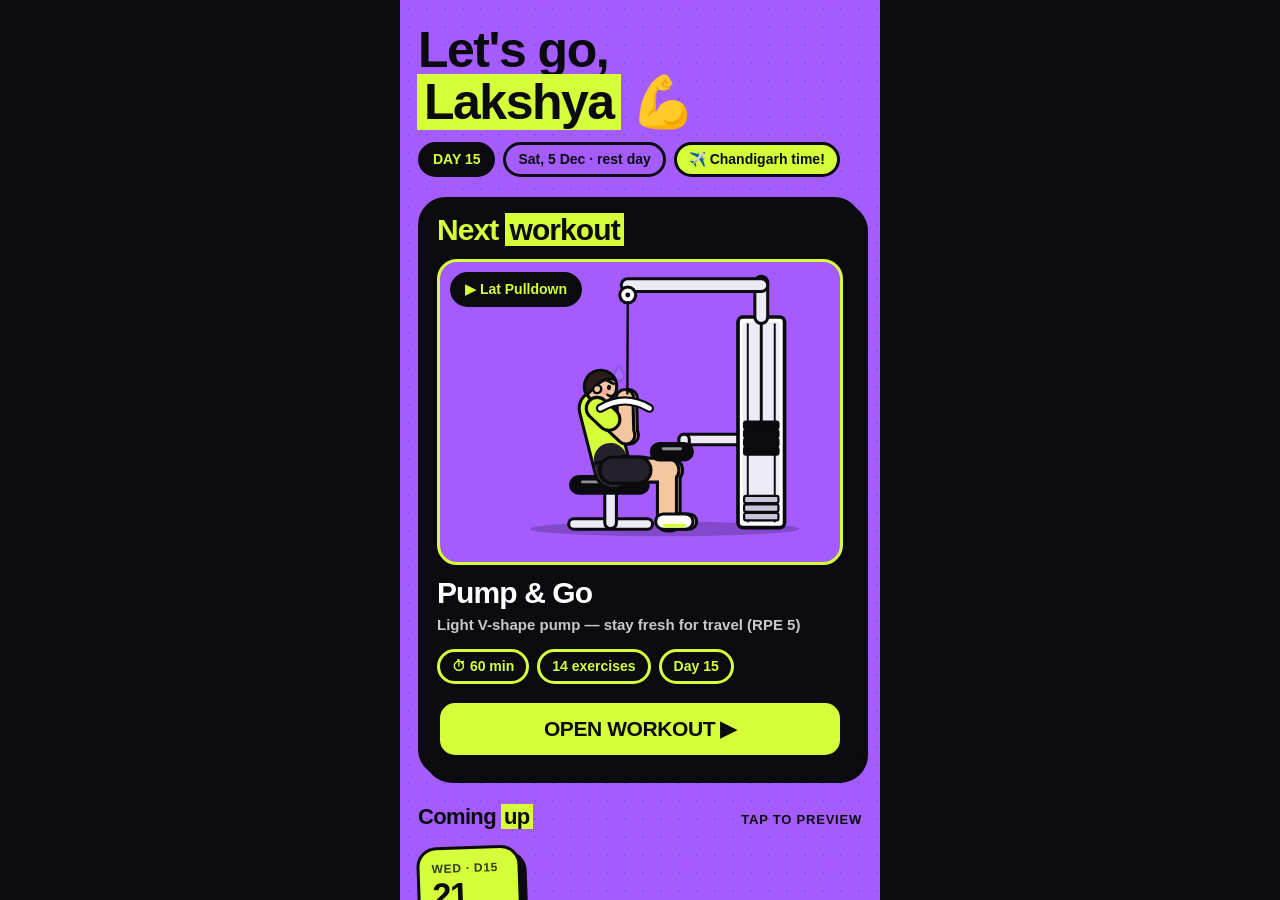
<file: index.html>
<!doctype html>
<html lang="en">
<head>
<meta charset="utf-8">
<meta name="viewport" content="width=device-width,initial-scale=1,viewport-fit=cover">
<meta name="theme-color" content="#A45CFF">
<meta name="color-scheme" content="light">
<meta name="apple-mobile-web-app-capable" content="yes">
<meta name="mobile-web-app-capable" content="yes">
<meta name="apple-mobile-web-app-status-bar-style" content="default">
<meta name="apple-mobile-web-app-title" content="Gym Buddy">
<title>My Gym Buddy</title>
<link rel="manifest" href="manifest.webmanifest">
<link rel="icon" href="icon.svg" type="image/svg+xml">
<link rel="apple-touch-icon" href="icon-180.png">
<link rel="stylesheet" href="styles.css?v=5">
</head>
<body>
<div id="app">
  <section class="screen active" id="home"><div class="scroll" id="home-scroll"></div></section>
  <section class="screen" id="list"><div class="scroll" id="list-scroll"></div><footer class="dock" id="list-dock"></footer></section>
  <section class="screen" id="player">
    <header class="p-top" id="p-top"></header>
    <div class="p-viewport" id="p-viewport"></div>
    <footer class="dock p-dock" id="p-dock"></footer>
  </section>
  <section class="screen" id="done"><div class="confetti" id="confetti" aria-hidden="true"></div><div class="scroll" id="done-scroll"></div></section>
  <section class="screen" id="library"><div class="scroll" id="library-scroll"></div></section>
</div>
<script src="plan.js?v=5"></script>
<script src="figures.js?v=5"></script>
<script src="app.js?v=5"></script>
<script>
if ('serviceWorker' in navigator && location.protocol.indexOf('http') === 0) {
  navigator.serviceWorker.register('sw.js').catch(function () {});
}
</script>
</body>
</html>
</file>
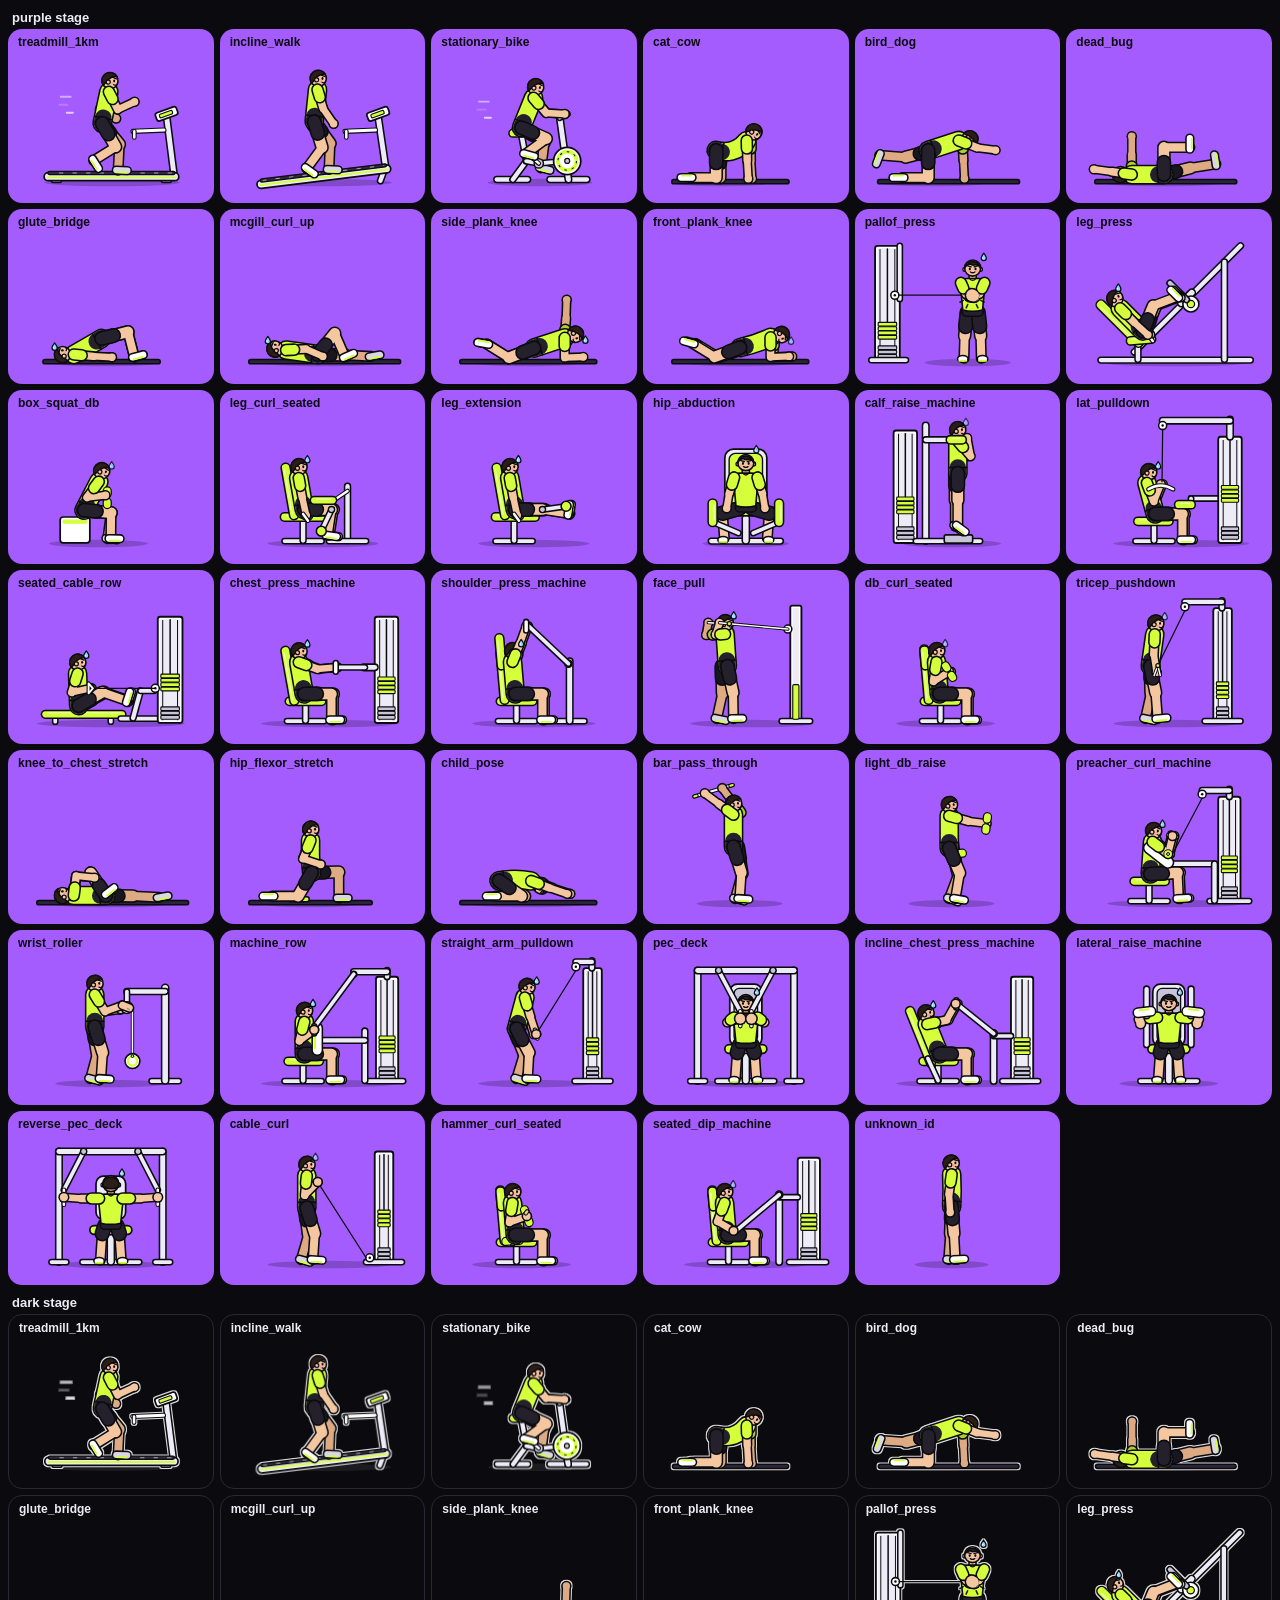
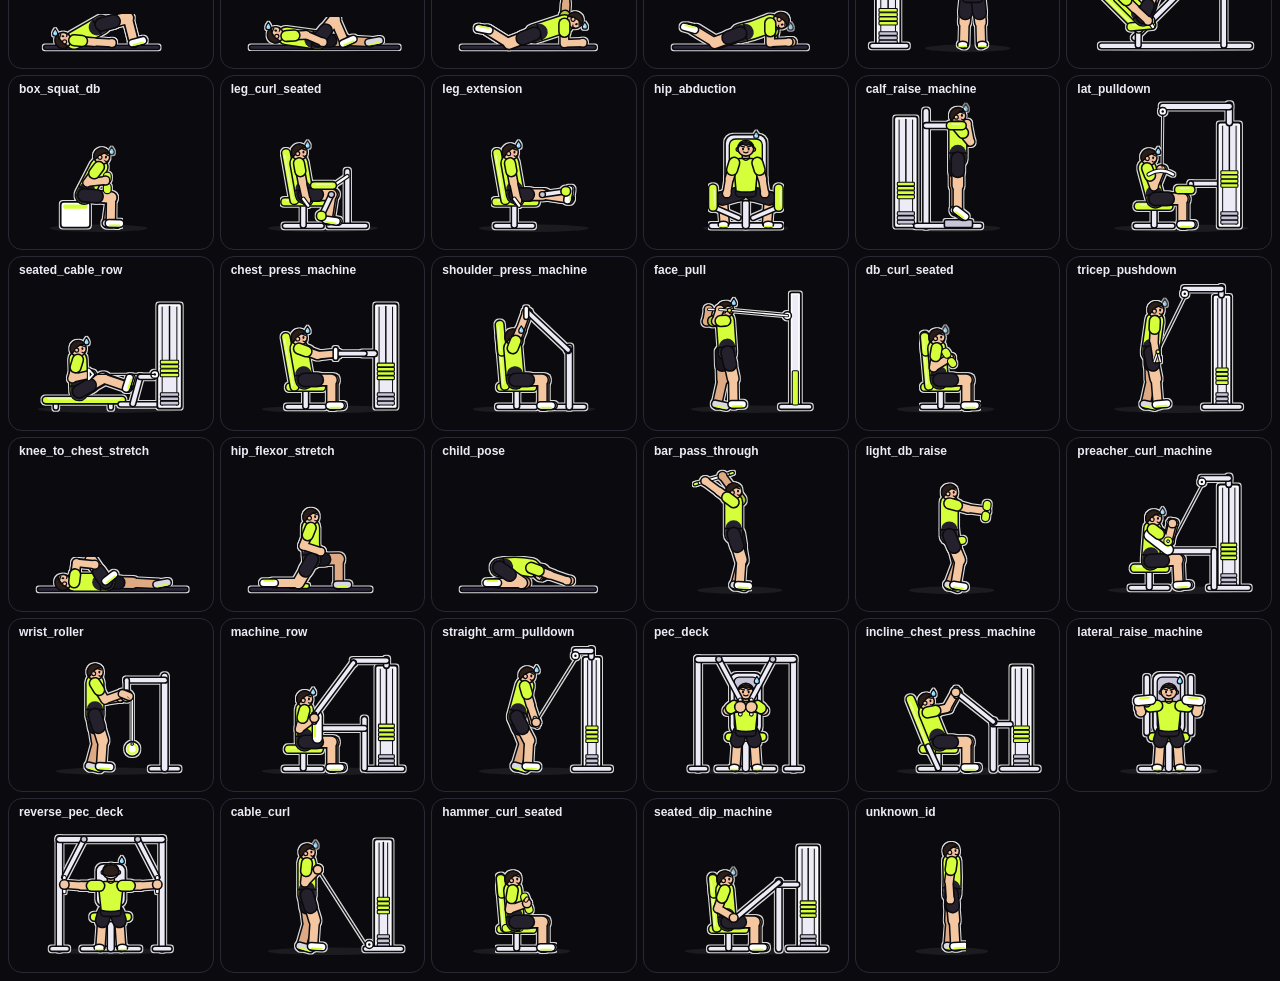
<file: figures-test.html>
<!doctype html><html><head><meta charset="utf-8"><title>Figures test</title>
<style>body{background:#0B0B0F;color:#EDEBF5;font:12px -apple-system,sans-serif;margin:8px}
h2{font-size:13px;margin:10px 4px 4px}.g{display:grid;grid-template-columns:repeat(6,1fr);gap:6px}
.c{border-radius:14px;padding:4px}.c b{display:block;padding:2px 6px}.p{background:#A45CFF;color:#0B0B0F}.d{background:#0B0B0F;border:1px solid #2a2833}</style></head>
<body><h2>purple stage</h2><div class="g" id="gp"></div><h2>dark stage</h2><div class="g" id="gd"></div><script src="figures.js"></script><script>
var ids=Figures.ids.concat(['unknown_id']);
[['gp','p','purple'],['gd','d','dark']].forEach(function(s){ids.forEach(function(id){var c=document.createElement('div');c.className='c '+s[1];c.innerHTML='<b>'+id+'</b>';var m=document.createElement('div');c.appendChild(m);document.getElementById(s[0]).appendChild(c);Figures.mount(m,id,{stage:s[2]});});});
</script></body></html>
</file>
<file: styles.css>
/* My Gym Buddy — 3 colours only: neon purple, black, neon green. Bold sticker look. */
:root {
  --p: #A45CFF;      /* neon purple */
  --k: #0B0B0F;      /* black */
  --g: #D4FF3A;      /* neon green */
  --w: #FFFFFF;      /* sparingly */
  --b: 3px solid var(--k);
  --sh: 4px 4px 0 var(--k);
  --sh-lg: 6px 6px 0 var(--k);
  --r: 22px;
  --font: "SF Pro Display", -apple-system, BlinkMacSystemFont, "Helvetica Neue", "Inter", "Arial Black", sans-serif;
  --st: env(safe-area-inset-top, 0px);
  --sb: env(safe-area-inset-bottom, 0px);
}
* { box-sizing: border-box; margin: 0; padding: 0; -webkit-tap-highlight-color: transparent; }
html, body { height: 100%; background: var(--k); }
body {
  font-family: var(--font); color: var(--k); font-weight: 700;
  -webkit-font-smoothing: antialiased; overscroll-behavior: none;
  -webkit-text-size-adjust: 100%; touch-action: manipulation;
}
button { font: inherit; color: inherit; background: none; border: 0; cursor: pointer; touch-action: manipulation; text-align: inherit; }
#app {
  position: relative; max-width: 480px; height: 100vh; height: 100dvh; margin: 0 auto; overflow: hidden;
  background: var(--p);
  background-image: radial-gradient(rgba(11, 11, 15, .13) 1.4px, transparent 1.6px);
  background-size: 18px 18px;
}

/* ---------- type ---------- */
.h1, .h2, .h3, .eyebrow, .num { font-weight: 900; letter-spacing: -0.03em; line-height: .95; }
.h1 { font-size: 46px; }
.h2 { font-size: 32px; }
.h3 { font-size: 22px; }
.eyebrow { font-size: 13px; letter-spacing: .06em; text-transform: uppercase; }
.mk { background: var(--g); color: var(--k); padding: 0 .14em; margin: 0 -.02em; -webkit-box-decoration-break: clone; box-decoration-break: clone; }
.mk-k { background: var(--k); color: var(--g); padding: 0 .14em; -webkit-box-decoration-break: clone; box-decoration-break: clone; }

/* ---------- screens ---------- */
.screen { position: absolute; inset: 0; display: none; flex-direction: column; }
.screen.active { display: flex; animation: screenIn .32s cubic-bezier(.2, .9, .3, 1.2); }
@keyframes screenIn { from { opacity: 0; transform: translateY(14px); } to { opacity: 1; transform: none; } }
.scroll { flex: 1; overflow-y: auto; -webkit-overflow-scrolling: touch; padding: calc(var(--st) + 18px) 18px calc(var(--sb) + 28px); }
#list .scroll { padding-bottom: calc(var(--sb) + 120px); }

/* ---------- shared bits ---------- */
.card { border: var(--b); border-radius: var(--r); box-shadow: var(--sh); background: var(--p); }
.card.dark { background: var(--k); color: var(--w); }
.card.green { background: var(--g); }
.pop { animation: pop .45s cubic-bezier(.2, .9, .3, 1.35) both; animation-delay: calc(var(--i, 0) * 45ms); }
@keyframes pop { from { opacity: 0; transform: translateY(16px) scale(.94); } to { opacity: 1; transform: none; } }
.press { transition: transform .08s, box-shadow .08s; }
.press:active { transform: translate(3px, 3px); box-shadow: 1px 1px 0 var(--k); }
.btn {
  display: flex; align-items: center; justify-content: center; gap: 10px; min-height: 62px; padding: 0 22px;
  border: var(--b); border-radius: 18px; box-shadow: var(--sh); background: var(--g); color: var(--k);
  font-weight: 900; font-size: 21px; letter-spacing: -0.02em; text-transform: uppercase;
}
.btn.dark { background: var(--k); color: var(--g); }
.btn.ghost { background: var(--p); color: var(--k); }
.btn[disabled] { opacity: .35; pointer-events: none; }
.back-btn {
  width: 48px; height: 48px; flex: none; border: var(--b); border-radius: 15px; background: var(--g);
  box-shadow: 3px 3px 0 var(--k); font-size: 24px; font-weight: 900; display: grid; place-items: center;
}
.chip {
  display: inline-flex; align-items: center; gap: 6px; padding: 7px 12px; border: var(--b); border-radius: 999px;
  font-weight: 800; font-size: 14px; background: var(--p); line-height: 1.1;
}
.chip.dark { background: var(--k); color: var(--g); }
.chip.green { background: var(--g); }
.topbar { display: flex; align-items: center; gap: 14px; margin-bottom: 18px; }
.topbar .eyebrow { opacity: .75; }
.dock {
  position: absolute; left: 0; right: 0; bottom: 0; padding: 14px 18px calc(var(--sb) + 16px);
  background: linear-gradient(to top, var(--p) 70%, rgba(164, 92, 255, 0));
}
.dock .btn { width: 100%; }

/* ---------- HOME ---------- */
.hello { margin: 6px 0 14px; }
.hello .h1 { font-size: 50px; line-height: 1.04; }
.h-meta { display: flex; flex-wrap: wrap; gap: 8px; margin-bottom: 20px; }
.wiggle { display: inline-block; animation: wiggle 2.4s ease-in-out infinite; transform-origin: 70% 80%; }
@keyframes wiggle { 0%, 60%, 100% { transform: rotate(0); } 70% { transform: rotate(-14deg); } 80% { transform: rotate(10deg); } 90% { transform: rotate(-6deg); } }

.hero {
  display: block; width: 100%; padding: 16px; border: var(--b); border-radius: 28px; background: var(--k); color: var(--w);
  box-shadow: var(--sh-lg); animation: float 5s ease-in-out infinite;
}
.hero:active { animation: none; transform: translate(4px, 4px); box-shadow: 2px 2px 0 var(--k); }
@keyframes float { 0%, 100% { transform: translateY(0) rotate(-.5deg); } 50% { transform: translateY(-6px) rotate(.5deg); } }
.hero-label { color: var(--g); font-size: 30px; }
.hero-label .mk { font-size: 30px; }
.hero-stage { margin: 14px 0; border: 3px solid var(--g); border-radius: 20px; background: var(--p); overflow: hidden; position: relative; }
.hero-stage .fig { padding: 6px 4px 0; }
.hero-stage .now { position: absolute; left: 10px; top: 10px; }
.hero h2 { font-size: 30px; color: var(--w); }
.hero p { margin-top: 8px; font-size: 15px; font-weight: 600; color: rgba(255, 255, 255, .78); line-height: 1.3; }
.hero-stats { display: flex; gap: 8px; margin-top: 14px; flex-wrap: wrap; }
.hero-stats .chip { border-color: var(--g); background: transparent; color: var(--g); }
.hero-go { margin-top: 16px; min-height: 58px; }

.sec-h { display: flex; align-items: baseline; justify-content: space-between; margin: 30px 0 12px; }
.strip { display: flex; gap: 12px; overflow-x: auto; margin: 0 -18px; padding: 10px 18px 14px; position: relative; scroll-snap-type: x proximity; scroll-padding: 0 18px; scrollbar-width: none; }
.strip::-webkit-scrollbar { display: none; }
.daychip {
  flex: none; width: 104px; padding: 12px 12px 14px; scroll-snap-align: start; border: var(--b); border-radius: 20px;
  box-shadow: var(--sh); background: var(--p); text-align: left;
}
.daychip:nth-child(3n+2) { background: var(--k); color: var(--w); }
.daychip:nth-child(3n+2) .dc-num { color: var(--g); }
.daychip.sel { background: var(--g); color: var(--k); transform: translateY(-4px) rotate(-2deg); box-shadow: var(--sh-lg); }
.daychip.sel .dc-num { color: var(--k); }
.dc-wd { font-size: 12px; font-weight: 900; letter-spacing: .06em; text-transform: uppercase; opacity: .8; }
.dc-num { font-size: 34px; font-weight: 900; letter-spacing: -0.04em; line-height: 1; margin: 2px 0 6px; }
.dc-t { font-size: 13px; font-weight: 800; line-height: 1.15; }
.dc-today { display: inline-block; margin-top: 8px; padding: 2px 7px; border-radius: 6px; background: var(--k); color: var(--g); font-size: 11px; font-weight: 900; letter-spacing: .05em; }

.tip { position: relative; margin-top: 28px; padding: 20px 18px 18px; transform: rotate(-1.2deg); background: var(--g); }
.tip .sticker {
  position: absolute; top: -16px; right: 16px; padding: 5px 12px; border: var(--b); border-radius: 999px; background: var(--k);
  color: var(--g); font-weight: 900; font-size: 13px; letter-spacing: .05em; transform: rotate(4deg);
}
.tip p { font-size: 17px; font-weight: 800; line-height: 1.3; }

.lib-entry { display: flex; align-items: center; gap: 14px; width: 100%; margin-top: 22px; padding: 16px; }
.lib-entry .tile { width: 64px; height: 64px; flex: none; border: var(--b); border-radius: 16px; background: var(--g); display: grid; place-items: center; font-size: 32px; }
.lib-entry .t { flex: 1; }
.lib-entry .t small { display: block; margin-top: 4px; font-size: 14px; font-weight: 700; color: rgba(255, 255, 255, .75); letter-spacing: 0; }
.lib-entry .arrow { font-size: 28px; font-weight: 900; color: var(--g); }

/* ---------- LIST ---------- */
.list-head { margin-bottom: 8px; }
.list-head .h1 { font-size: 40px; }
.list-head p { margin-top: 10px; font-size: 16px; font-weight: 700; line-height: 1.3; }
.list-head .h-meta { margin: 14px 0 0; }
.block-h { display: flex; align-items: center; gap: 10px; margin: 30px 0 12px; }
.block-h .bn { font-size: 28px; }
.block-h .bm { margin-left: auto; }
.block-h .bidx { width: 34px; height: 34px; border-radius: 10px; background: var(--k); color: var(--g); display: grid; place-items: center; font-weight: 900; font-size: 17px; }
.ex-card { display: flex; align-items: center; gap: 12px; width: 100%; padding: 10px 12px 10px 10px; margin-bottom: 12px; }
.ex-card.dark .ex-eq { color: rgba(255, 255, 255, .7); }
.ex-tile { width: 62px; height: 62px; flex: none; border: var(--b); border-radius: 15px; background: var(--k); display: grid; place-items: center; font-size: 30px; }
.ex-card.dark .ex-tile { background: var(--p); border-color: var(--p); }
.ex-mid { flex: 1; min-width: 0; }
.ex-name { font-size: 18px; font-weight: 900; letter-spacing: -0.02em; line-height: 1.05; }
.ex-eq { margin-top: 4px; font-size: 13px; font-weight: 700; opacity: .8; white-space: nowrap; overflow: hidden; text-overflow: ellipsis; }
.ex-sr { flex: none; padding: 6px 9px; border: var(--b); border-radius: 12px; background: var(--g); color: var(--k); font-size: 19px; font-weight: 900; letter-spacing: -0.03em; white-space: nowrap; }

/* ---------- PLAYER ---------- */
#player { background: transparent; }
.p-top { display: flex; align-items: center; gap: 10px; padding: calc(var(--st) + 12px) 16px 10px; z-index: 2; }
.p-count { padding: 8px 14px; border: var(--b); border-radius: 999px; background: var(--k); color: var(--g); font-weight: 900; font-size: 17px; letter-spacing: -0.02em; }
.p-block { margin-left: auto; }
.p-bar { display: flex; gap: 3px; padding: 0 16px 8px; }
.p-bar i { flex: 1; height: 6px; border-radius: 3px; background: rgba(11, 11, 15, .25); }
.p-bar i.on { background: var(--k); }
.p-bar i.cur { background: var(--g); outline: 2px solid var(--k); }
.p-viewport { position: relative; flex: 1; overflow: hidden; }
.p-card { position: absolute; inset: 0; overflow-y: auto; -webkit-overflow-scrolling: touch; padding: 4px 16px calc(var(--sb) + 112px); }
.p-card.in-r { animation: inR .34s cubic-bezier(.2, .9, .3, 1.1) both; }
.p-card.in-l { animation: inL .34s cubic-bezier(.2, .9, .3, 1.1) both; }
.p-card.out-l { animation: outL .3s ease-in both; pointer-events: none; }
.p-card.out-r { animation: outR .3s ease-in both; pointer-events: none; }
@keyframes inR { from { transform: translateX(105%) rotate(4deg); } to { transform: none; } }
@keyframes inL { from { transform: translateX(-105%) rotate(-4deg); } to { transform: none; } }
@keyframes outL { to { transform: translateX(-105%) rotate(-4deg); opacity: .4; } }
@keyframes outR { to { transform: translateX(105%) rotate(4deg); opacity: .4; } }
.stage { position: relative; border: var(--b); border-radius: 26px; box-shadow: var(--sh-lg); overflow: hidden; background: var(--k); }
.stage.purple { background: var(--p); background-image: radial-gradient(rgba(11, 11, 15, .16) 1.4px, transparent 1.6px); background-size: 16px 16px; }
.stage .fig { padding: 8px 4px 0; }
.p-card .stage .fig { height: 214px; display: flex; justify-content: center; }
.p-card .stage .fig svg { height: 100% !important; width: auto !important; max-width: 100%; }
.stage .tag { position: absolute; left: 12px; top: 12px; }
.p-name { margin: 18px 0 12px; font-size: 38px; font-weight: 900; letter-spacing: -0.035em; line-height: .95; }
.badge {
  display: inline-flex; align-items: center; gap: 12px; padding: 12px 20px 12px 16px; border: var(--b); border-radius: 22px;
  background: var(--k); color: var(--g); box-shadow: var(--sh); transform: rotate(-1.5deg);
}
.badge .cell { display: flex; flex-direction: column; }
.badge b { font-size: 42px; font-weight: 900; letter-spacing: -0.05em; line-height: .9; }
.badge small { font-size: 14px; font-weight: 900; letter-spacing: .06em; color: var(--w); margin-top: 3px; }
.badge .x { font-size: 34px; font-weight: 900; color: var(--w); padding: 0 2px; }
.p-chips { display: flex; flex-wrap: wrap; gap: 8px; margin: 16px 0 0; }
.p-chips .chip { font-size: 13px; padding: 6px 11px; }
.p-chips .chip { max-width: 100%; }
.note { margin-top: 18px; padding: 14px 16px; border: var(--b); border-radius: 18px; border-style: dashed; font-size: 16px; font-weight: 800; line-height: 1.3; }
.note b { font-weight: 900; }
.cues { margin-top: 16px; padding: 18px 16px 8px; }
.cues .h3 { margin-bottom: 14px; color: var(--w); }
.cues ol { list-style: none; }
.cues li { display: flex; gap: 12px; align-items: flex-start; margin-bottom: 14px; font-size: 17px; font-weight: 700; line-height: 1.3; color: var(--w); }
.cues li::before {
  counter-increment: cue; content: counter(cue); flex: none; width: 30px; height: 30px; border-radius: 10px;
  background: var(--g); color: var(--k); display: grid; place-items: center; font-weight: 900; font-size: 16px; margin-top: -2px;
}
.cues ol { counter-reset: cue; }
.backsafe { margin-top: 18px; padding: 16px; background: var(--g); }
.backsafe .h3 { margin-bottom: 8px; font-size: 21px; }
.backsafe p { font-size: 16px; font-weight: 700; line-height: 1.32; }
.p-dock { display: flex; gap: 12px; }
.p-dock .prev { flex: 0 0 34%; padding: 0 10px; white-space: nowrap; }
.btn { white-space: nowrap; }
.p-dock .next { flex: 1; }
.swipe-hint { text-align: center; margin-top: 18px; font-size: 13px; font-weight: 800; opacity: .6; }

/* ---------- DONE ---------- */
#done .scroll { display: flex; flex-direction: column; justify-content: center; text-align: center; position: relative; z-index: 1; }
.trophy { font-size: 110px; line-height: 1; animation: bounce 1.1s cubic-bezier(.3, 1.6, .5, 1) infinite alternate; display: inline-block; }
@keyframes bounce { from { transform: translateY(0) scale(1); } to { transform: translateY(-22px) scale(1.06) rotate(6deg); } }
.done-title { margin-top: 18px; font-size: 62px; }
.done-sub { margin: 18px auto 0; max-width: 320px; font-size: 19px; font-weight: 800; line-height: 1.3; }
.done-next { margin: 26px 0 0; padding: 16px; text-align: left; }
.done-next .eyebrow { color: var(--g); }
.done-next .h3 { margin-top: 6px; color: var(--w); }
.done-btns { margin-top: 26px; display: grid; gap: 14px; }
.confetti { position: absolute; inset: 0; pointer-events: none; overflow: hidden; z-index: 0; }
.confetti i { position: absolute; top: -20px; width: 12px; height: 18px; border: 2px solid var(--k); border-radius: 3px; animation: fall linear infinite; }
@keyframes fall { to { transform: translateY(980px) rotate(720deg); } }

/* ---------- LIBRARY ---------- */
.lib-head .h1 { font-size: 44px; }
.lib-head p { margin-top: 10px; font-size: 16px; font-weight: 700; }
.grp-h { display: flex; align-items: center; gap: 10px; margin: 30px 0 12px; }
.grp-h .h2 { font-size: 30px; }
.grp-h .n { margin-left: auto; }
.grid { display: grid; grid-template-columns: 1fr 1fr; gap: 14px; }
.lib-card { display: flex; flex-direction: column; padding: 8px; text-align: left; }
.lib-card .stage { box-shadow: none; border-radius: 16px; }
.lib-card .fig { padding: 4px 0 0; min-height: 110px; }
.lib-card .ln { margin: 10px 4px 2px; font-size: 16px; font-weight: 900; letter-spacing: -0.02em; line-height: 1.05; }
.lib-card .le { margin: 2px 4px 4px; font-size: 12px; font-weight: 700; opacity: .75; line-height: 1.2; }
.lib-card.dark .le { color: rgba(255, 255, 255, .75); opacity: 1; }
.lib-card.dark .stage { border-color: var(--p); }

@media (prefers-reduced-motion: reduce) {
  *, *::before, *::after { animation: none !important; transition: none !important; }
}
</file>
